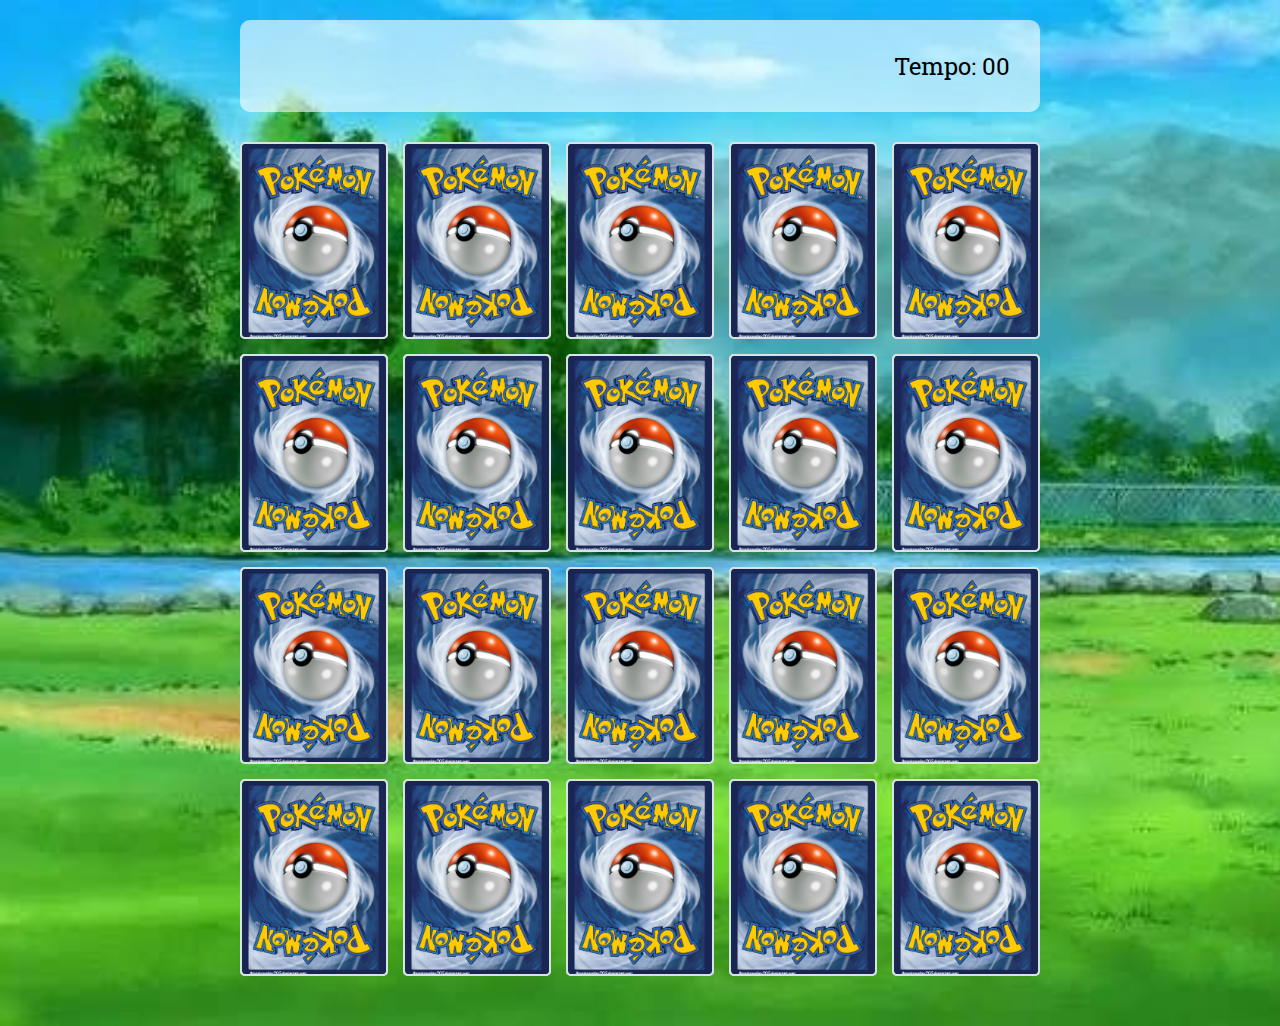
<file: pages/game.html>
<!DOCTYPE html>
<html lang="en">
<head>
    <meta charset="UTF-8">
    <meta http-equiv="X-UA-Compatible" content="IE=edge">
    <meta name="viewport" content="width=device-width, initial-scale=1.0">
    <link rel="icon" href="../Favicon/favicon-16x16.png">

    <link rel="stylesheet" href="../css/reset.css">
    <link rel="stylesheet" href="../css/game.css">

    <script defer src="../Js/game.js"></script>
    <title>Memory Game</title>
</head>
<body>
    <main>
        <header>
            <span class="player"></span>
            <span> Tempo: <span class="timer">00</span></span>
        </header>
            <div class="grid"></div>
    </main>
        
</body>
</html>
</file>
<file: css/game.css>
/*grid com solunas e linhas para o jogo*/
main {
    display: flex;
    flex-direction: column;
    width: 100%;
    background-image: url('../Imagens/fundo.jpg');
    background-size: cover;
    min-height: 100vh;
    align-items: center;
    justify-content: center;
    padding: 20px 20px 50px;
}
header span{
    font-size: x-large;
}

header{
    display: flex;
    align-items: center;
    justify-content: space-between;
    background-color: rgba(255, 255, 255, 0.6);
    width: 100%;
    max-width: 800px;
    padding: 30px;
    margin: 0 0 30px;
    border-radius: 10px;
}

.grid{
    display: grid;
    grid-template-columns: repeat(5, 1fr); /*defienindo coluna do card*/
    gap: 15px;
    width: 100%;
    max-width: 800px;
    margin: 0 auto;
}

.card {
    aspect-ratio: 3/4;
    width: 100%;
    background-color: rgb(116, 123, 189);
    border-radius: 5px;
    position: relative;
    transition: all 700ms ease;
    transform-style: preserve-3d;
}

.face{
    width: 100%;
    height: 100%;
    position: absolute;
    background-size: cover;
    background-position: center;
    border:2px solid rgb(215, 228, 228) ;
    border-radius: 5px;
    transition: all 600ms ease;
}

.front {
    transform: rotateY(180deg);
}

.back {
    background-image: url('../Imagens/pokemon_card.png');
    backface-visibility: hidden;
}

.reveal-card {
    transform: rotateY(180deg);
}

.disable-card {
    filter: saturate(0);
    opacity: 0.5;
}
</file>
